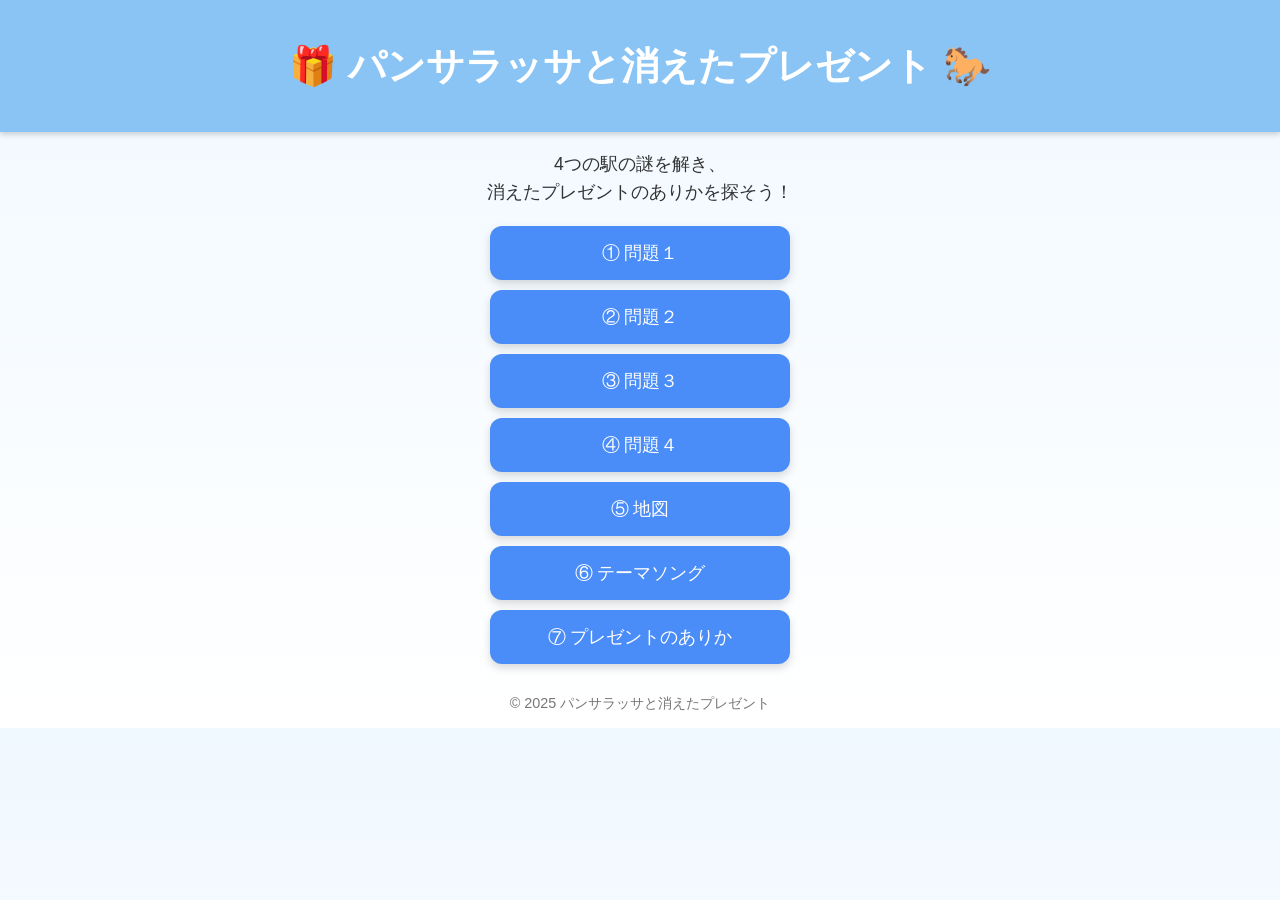
<file: index.html>
<!DOCTYPE html>
<html lang="ja">
<head>
  <meta charset="UTF-8">
  <meta name="viewport" content="width=device-width, initial-scale=1.0">
  <title>パンサラッサと消えたプレゼント</title>
  <link rel="stylesheet" href="style.css">
  <script src="main.js" defer></script>
</head>
<body>
  <header>
    <h1>🎁 パンサラッサと消えたプレゼント 🐎</h1>
  </header>

  <main>
    

    <p class="intro">
      4つの駅の謎を解き、<br>
      消えたプレゼントのありかを探そう！
    </p>

    <div class="menu">
      <button onclick="location.href='mondai1.html'">① 問題１</button>
      <button onclick="location.href='mondai2.html'">② 問題２</button>
      <button onclick="location.href='mondai3.html'">③ 問題３</button>
      <button onclick="location.href='mondai4.html'">④ 問題４</button>
      <button onclick="window.open('images/map_tokyo.pdf', '_blank')">⑤ 地図</button>
      <button onclick="location.href='music.html'">⑥ テーマソング</button>
      <button onclick="location.href='present.html'">⑦ プレゼントのありか</button>
    </div>
  </main>

  <footer>
    <p>© 2025 パンサラッサと消えたプレゼント</p>
  </footer>
</body>
</html>
</file>
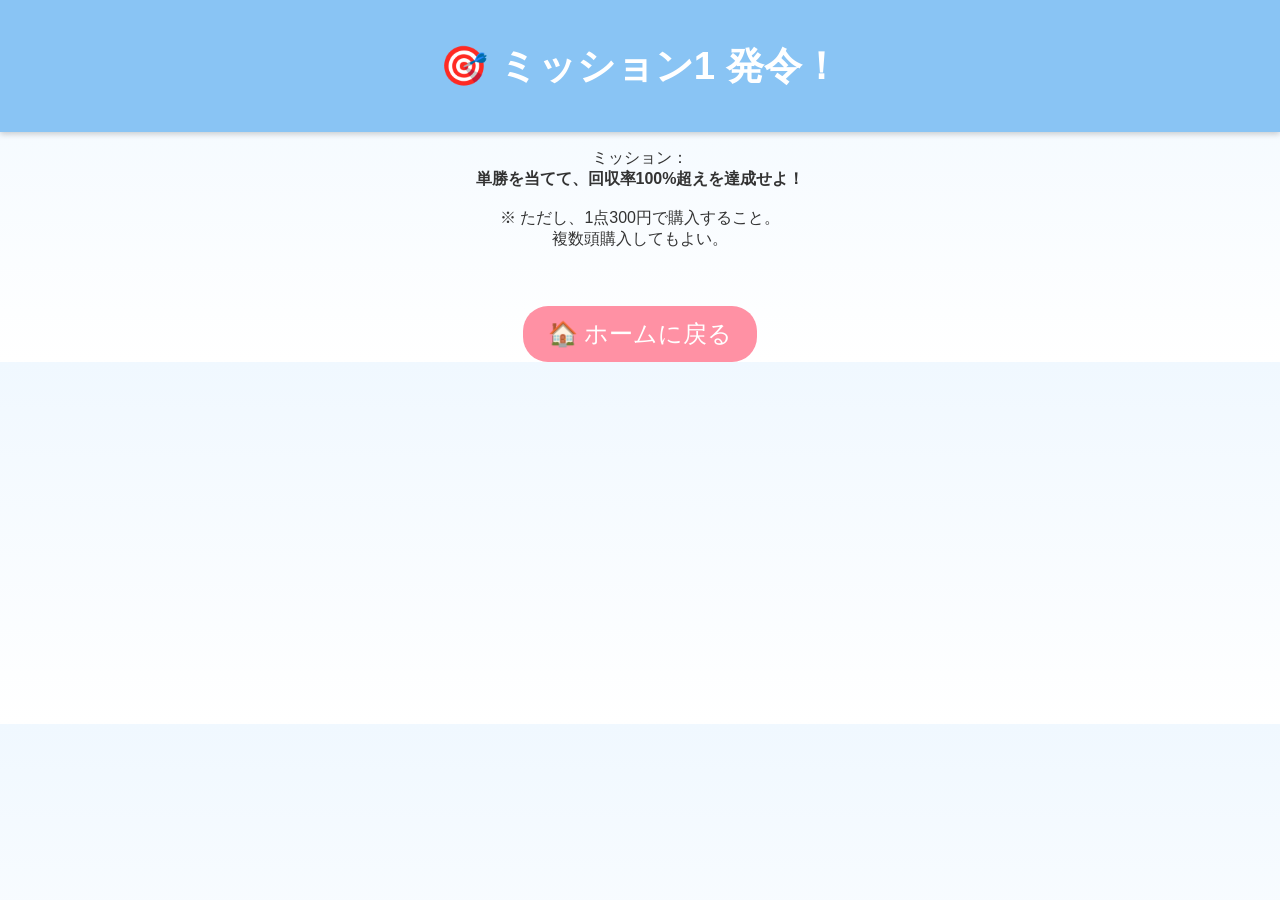
<file: mission1.html>
<!DOCTYPE html>
<html lang="ja">
<head>
  <meta charset="UTF-8">
  <meta name="viewport" content="width=device-width, initial-scale=1.0">
  <title>ミッション1 | パンサラッサと消えたプレゼント</title>
  <link rel="stylesheet" href="style.css">
</head>
<body>
  <header>
    <h1>🎯 ミッション1 発令！</h1>
  </header>

  <main>
    <p class="mission-text">
      ミッション：<br>
      <strong>単勝を当てて、回収率100%超えを達成せよ！</strong><br><br>
      ※ ただし、1点300円で購入すること。<br>
      複数頭購入してもよい。
    </p>

    <a href="index.html" class="back-btn">🏠 ホームに戻る</a>
  </main>
</body>
</html>
</file>
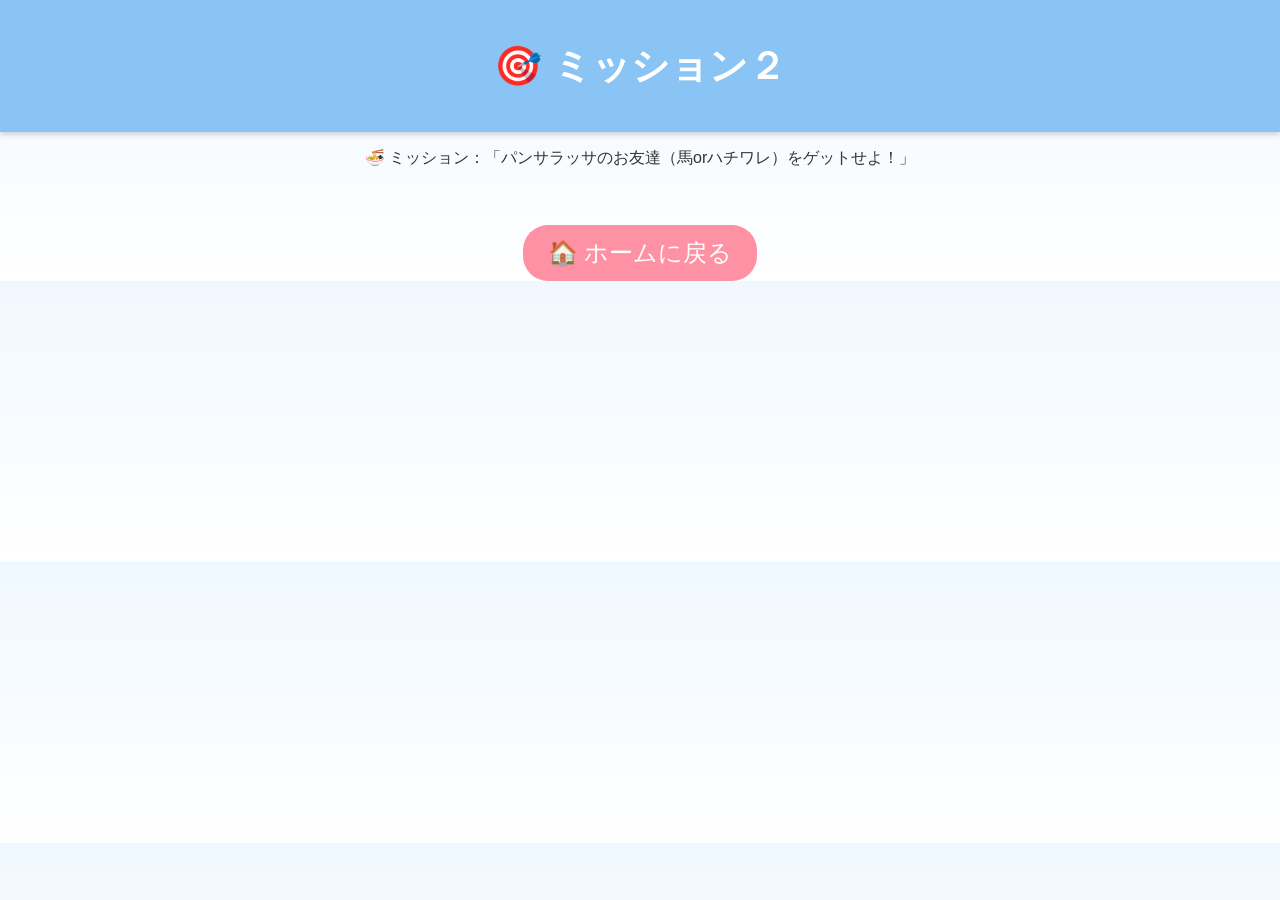
<file: mission2.html>
<!DOCTYPE html>
<html lang="ja">
<head>
  <meta charset="UTF-8">
  <meta name="viewport" content="width=device-width, initial-scale=1.0">
  <title>ミッション2 | パンサラッサと消えたプレゼント</title>
  <link rel="stylesheet" href="style.css">
</head>
<body>
  <header>
    <h1>🎯 ミッション２</h1>
  </header>

  <main>
    <p class="mission-text">
      🍜 ミッション：「パンサラッサのお友達（馬orハチワレ）をゲットせよ！」
    </p>

    <a href="index.html" class="back-btn">🏠 ホームに戻る</a>
  </main>
</body>
</html>
</file>
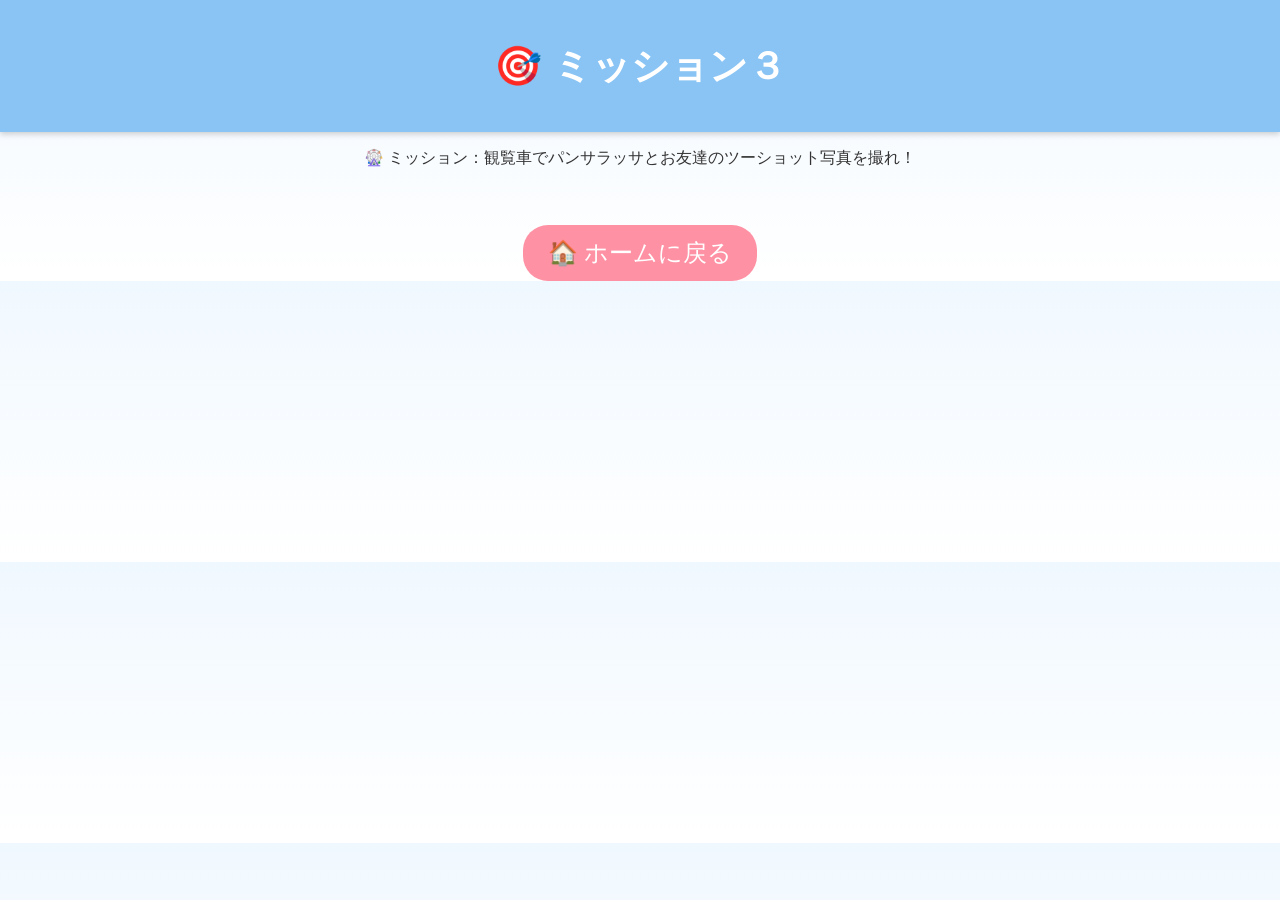
<file: mission3.html>
<!DOCTYPE html>
<html lang="ja">
<head>
  <meta charset="UTF-8">
  <meta name="viewport" content="width=device-width, initial-scale=1.0">
  <title>ミッション3 | nazotoki</title>
  <link rel="stylesheet" href="style.css">
</head>
<body>
  <header>
    <h1>🎯 ミッション３</h1>
  </header>

  <main>
    <p class="mission-text">
      🎡 ミッション：観覧車でパンサラッサとお友達のツーショット写真を撮れ！
    </p>

    <a href="index.html" class="back-btn">🏠 ホームに戻る</a>
  </main>
</body>
</html>
</file>
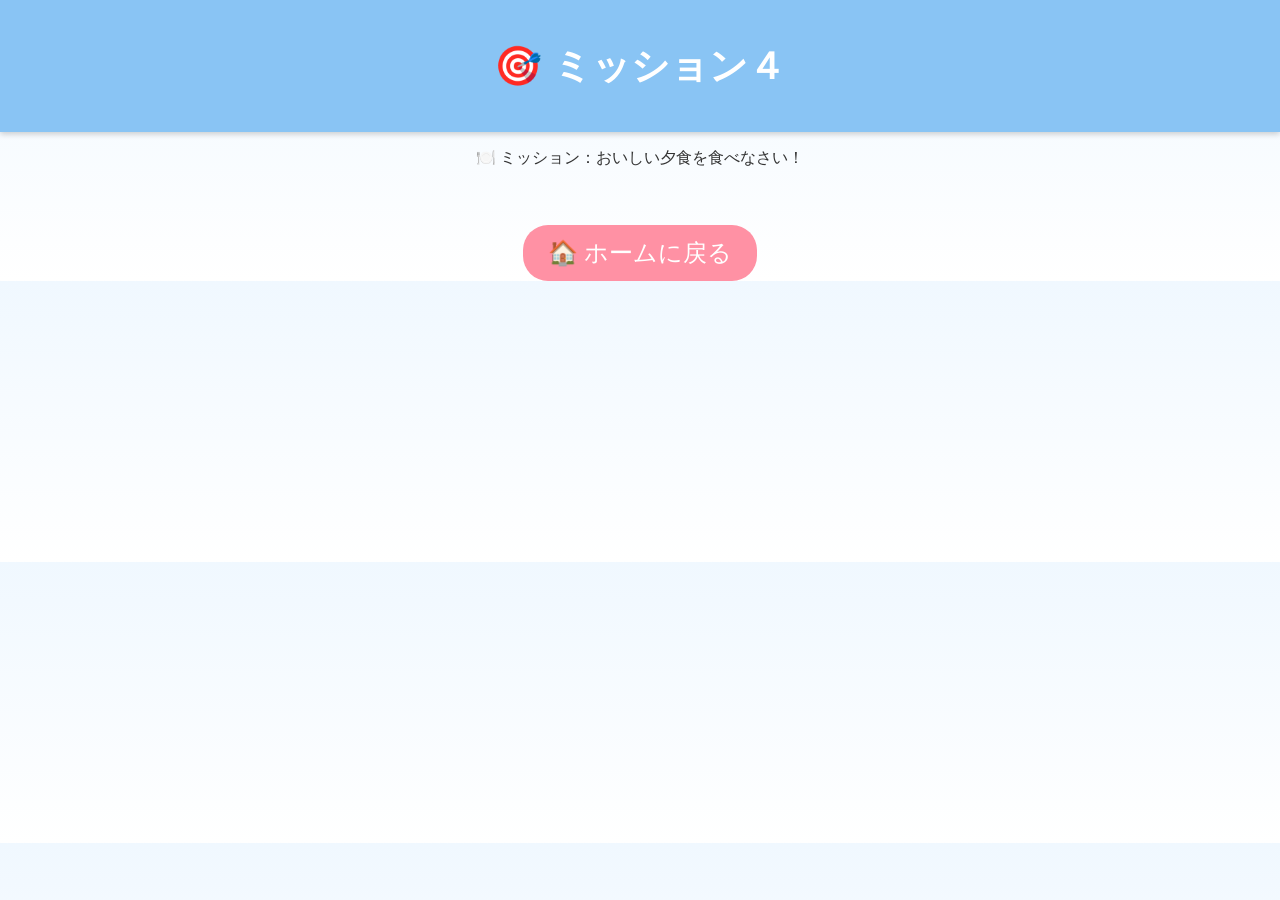
<file: mission4.html>
<!DOCTYPE html>
<html lang="ja">
<head>
  <meta charset="UTF-8">
  <meta name="viewport" content="width=device-width, initial-scale=1.0">
  <title>ミッション4 | nazotoki</title>
  <link rel="stylesheet" href="style.css">
</head>
<body>
  <header>
    <h1>🎯 ミッション４</h1>
  </header>

  <main>
    <p class="mission-text">
      🍽️ ミッション：おいしい夕食を食べなさい！
    </p>

    <a href="index.html" class="back-btn">🏠 ホームに戻る</a>
  </main>
</body>
</html>
</file>
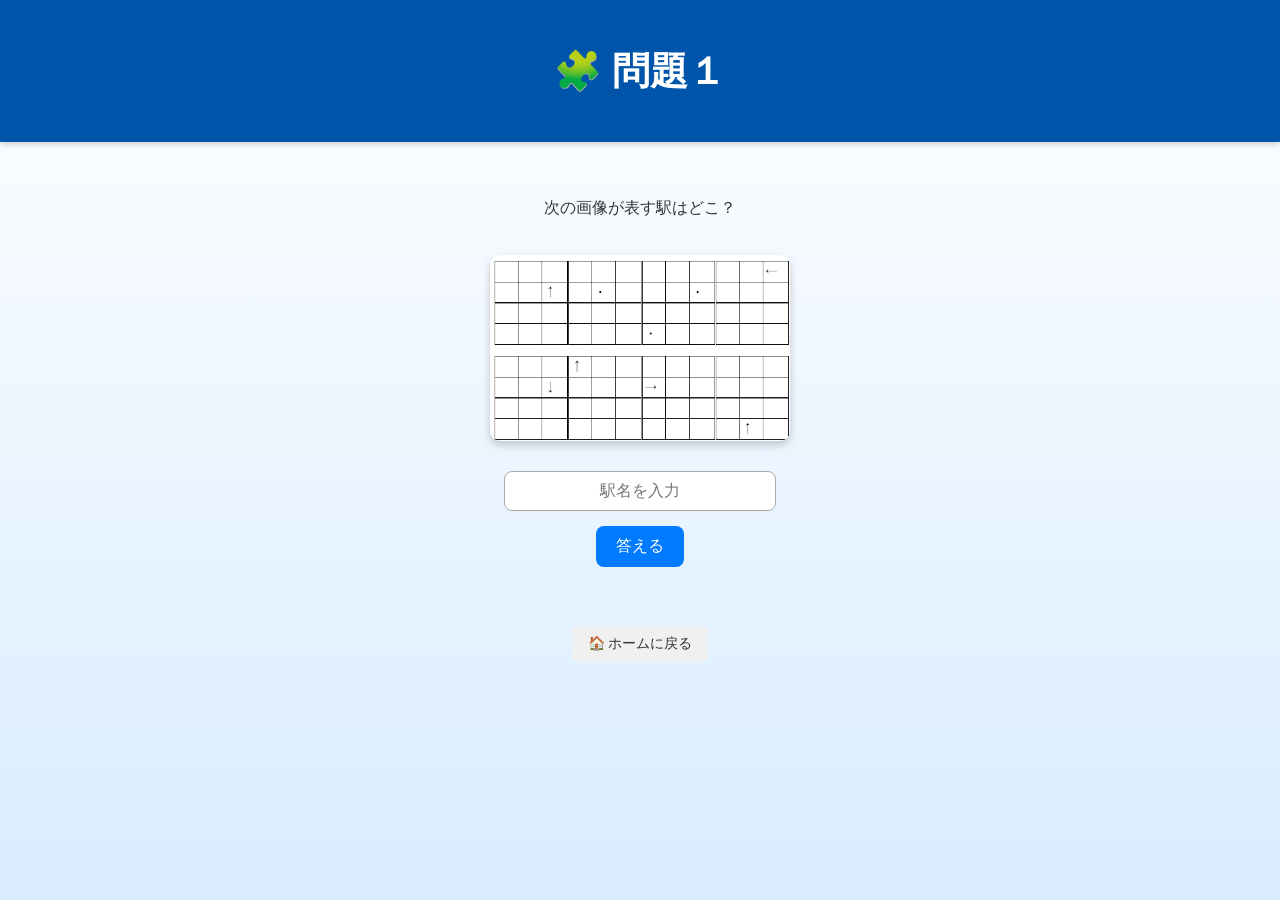
<file: mondai1.html>
<!DOCTYPE html>
<html lang="ja">
<head>
  <meta charset="UTF-8">
  <meta name="viewport" content="width=device-width, initial-scale=1.0">
  <title>問題1 | パンサラッサと消えたプレゼント</title>
  <link rel="stylesheet" href="style.css">
  <style>
    /* ---- 縦長・中央寄せレイアウト ---- */
    body {
      font-family: "Segoe UI", sans-serif;
      background: linear-gradient(to bottom, #fff, #d8ecff);
      margin: 0;
      padding: 0;
      display: flex;
      flex-direction: column;
      align-items: center;
      justify-content: flex-start;
      min-height: 100vh;
    }

    header {
      width: 100%;
      background-color: #0055aa;
      color: white;
      text-align: center;
      padding: 20px 0;
    }

    main {
      display: flex;
      flex-direction: column;
      align-items: center;
      margin-top: 40px;
      width: 90%;
      max-width: 400px;
    }

    .quiz-image {
      width: 90%;
      max-width: 300px;
      margin: 20px 0;
      border-radius: 10px;
      box-shadow: 0 4px 8px rgba(0,0,0,0.2);
    }

    input[type="text"] {
      width: 100%;
      max-width: 250px;
      padding: 10px;
      margin: 10px 0 15px;
      border-radius: 8px;
      border: 1px solid #aaa;
      font-size: 16px;
      text-align: center;
    }

    button {
      background-color: #007bff;
      color: white;
      border: none;
      padding: 10px 20px;
      border-radius: 8px;
      cursor: pointer;
      font-size: 16px;
      margin-bottom: 20px;
    }

    button:hover {
      background-color: #0056b3;
    }

    .back-btn {
      text-decoration: none;
      color: #333;
      background-color: #f0f0f0;
      padding: 8px 16px;
      border-radius: 6px;
      font-size: 14px;
    }

    .back-btn:hover {
      background-color: #ddd;
    }
  </style>

  <script>
    function checkAnswer() {
      const answer = document.getElementById("answer").value.trim();
      if (answer === "船橋法典駅" || answer === "ふなばしほうてんえき") {
        alert("正解！ミッションへ進みます🐎");
        window.location.href = "mission1.html";
      } else {
        alert("残念！もう一度考えてみよう💭");
      }
    }
  </script>
</head>
<body>
  <header>
    <h1>🧩 問題１</h1>
  </header>

  <main>
    <p>次の画像が表す駅はどこ？</p>
    <img src="images/スマホ.png" alt="問題画像" class="quiz-image">

    <input type="text" id="answer" placeholder="駅名を入力">
    <button onclick="checkAnswer()">答える</button>

    <a href="index.html" class="back-btn">🏠 ホームに戻る</a>
  </main>
</body>
</html>
</file>
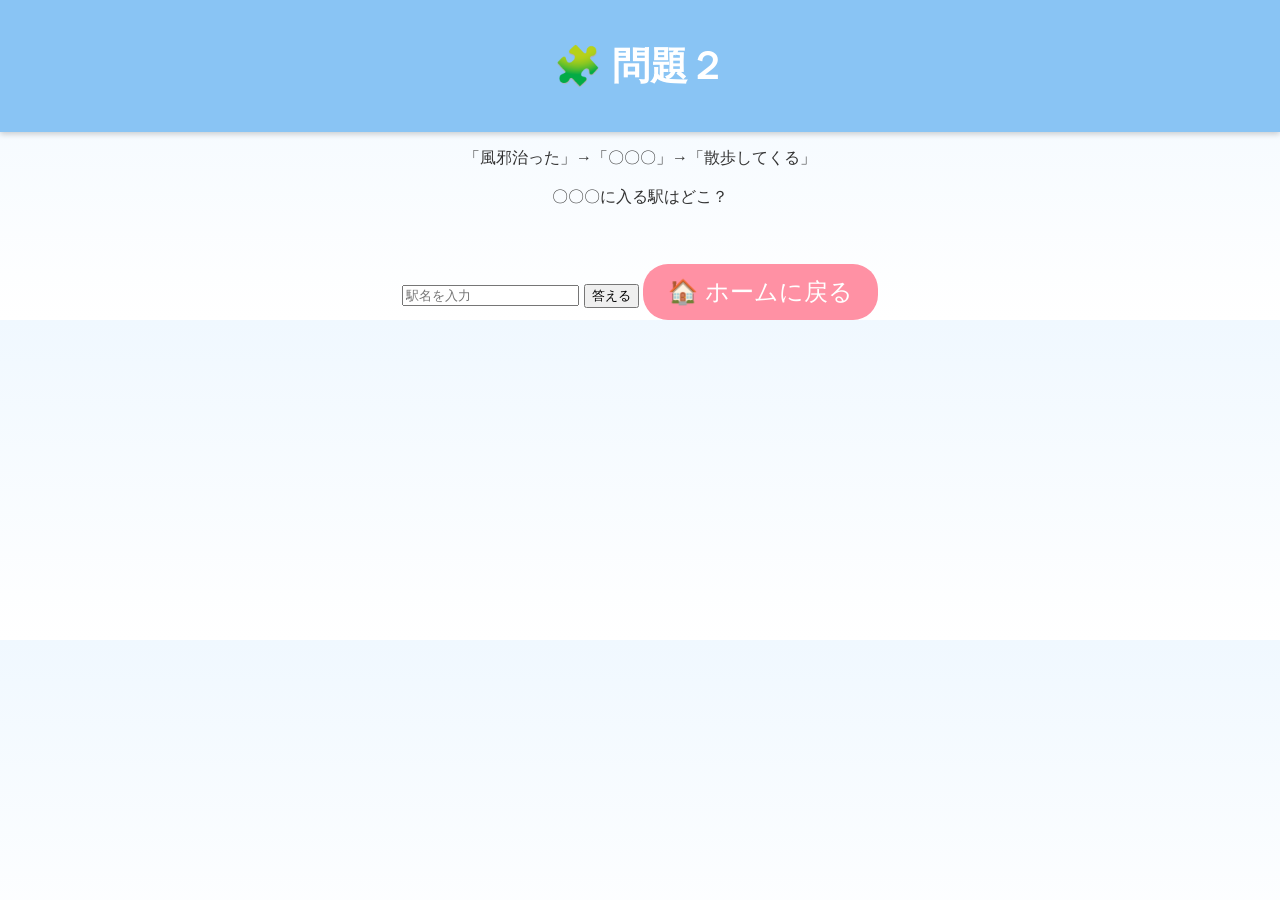
<file: mondai2.html>
<!DOCTYPE html>
<html lang="ja">
<head>
  <meta charset="UTF-8">
  <meta name="viewport" content="width=device-width, initial-scale=1.0">
  <title>問題2 | パンサラッサと消えたプレゼント</title>
  <link rel="stylesheet" href="style.css">
  <script>
    function checkAnswer() {
      const answer = document.getElementById("answer").value.trim();
      if (answer === "秋葉原駅" || answer === "あきはばらえき") {
        alert("正解！ミッションへ進みます🍜");
        window.location.href = "mission2.html";
      } else {
        alert("残念！もう一度考えてみよう💭");
      }
    }
  </script>
</head>
<body>
  <header>
    <h1>🧩 問題２</h1>
  </header>

  <main>
    <p>
      「風邪治った」→「〇〇〇」→「散歩してくる」<br><br>
      〇〇〇に入る駅はどこ？
    </p>

    <input type="text" id="answer" placeholder="駅名を入力">
    <button onclick="checkAnswer()">答える</button>

    <a href="index.html" class="back-btn">🏠 ホームに戻る</a>
  </main>
</body>
</html>
</file>
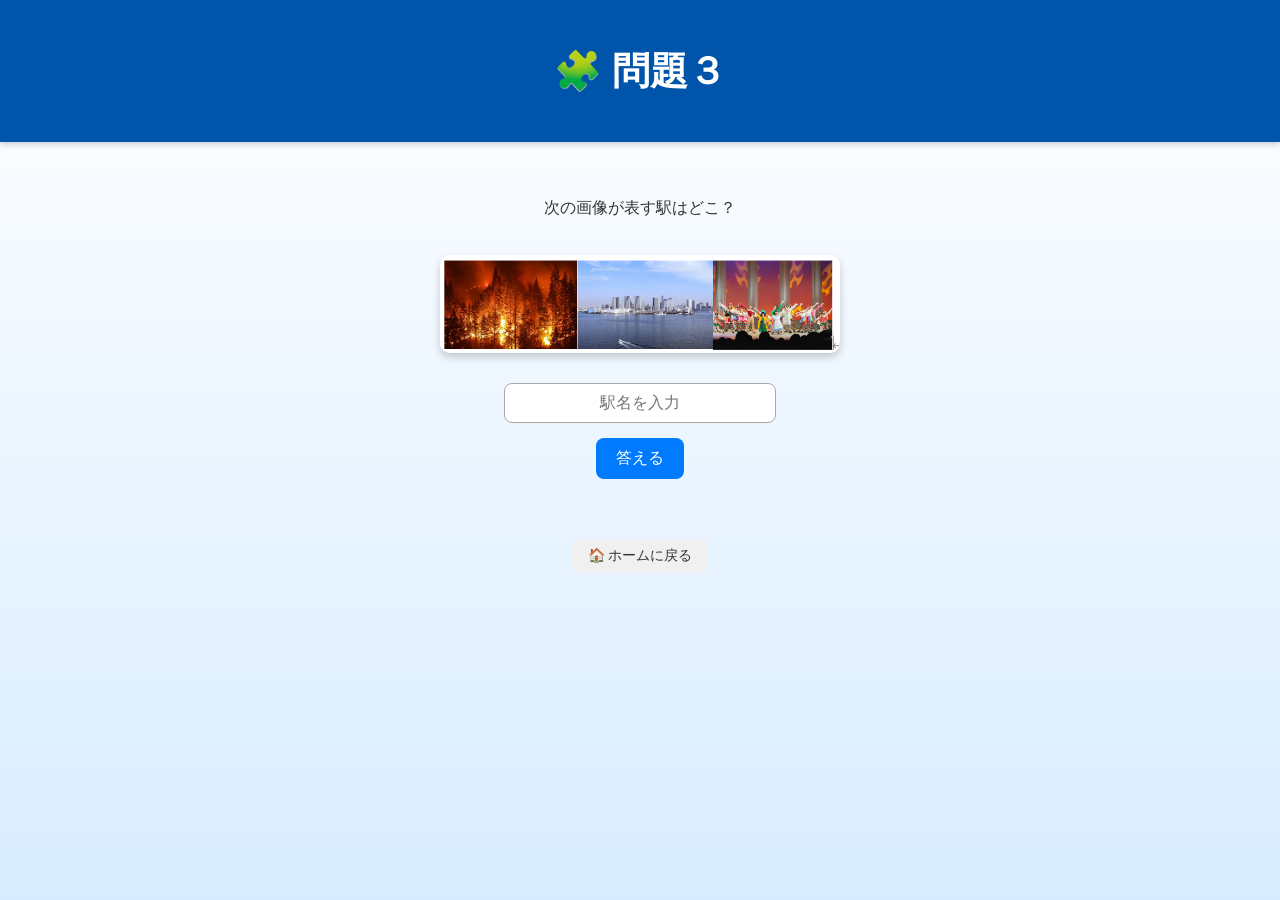
<file: mondai3.html>
<!DOCTYPE html>
<html lang="ja">
<head>
  <meta charset="UTF-8">
  <meta name="viewport" content="width=device-width, initial-scale=1.0">
  <title>問題3 | nazotoki</title>
  <link rel="stylesheet" href="style.css">
  <style>
    /* 縦長・中央寄せレイアウト */
    body {
      font-family: "Segoe UI", sans-serif;
      background: linear-gradient(to bottom, #fff, #d8ecff);
      margin: 0;
      padding: 0;
      display: flex;
      flex-direction: column;
      align-items: center;
      justify-content: flex-start;
      min-height: 100vh;
    }

    header {
      width: 100%;
      background-color: #0055aa;
      color: white;
      text-align: center;
      padding: 20px 0;
    }

    main {
      display: flex;
      flex-direction: column;
      align-items: center;
      margin-top: 40px;
      width: 90%;
      max-width: 400px;
    }

    .quiz-image {
      width: 90%;
      max-width: 300px;
      margin: 20px 0;
      border-radius: 10px;
      box-shadow: 0 4px 8px rgba(0,0,0,0.2);
    }

    input[type="text"] {
      width: 100%;
      max-width: 250px;
      padding: 10px;
      margin: 10px 0 15px;
      border-radius: 8px;
      border: 1px solid #aaa;
      font-size: 16px;
      text-align: center;
    }

    button {
      background-color: #007bff;
      color: white;
      border: none;
      padding: 10px 20px;
      border-radius: 8px;
      cursor: pointer;
      font-size: 16px;
      margin-bottom: 20px;
    }

    button:hover {
      background-color: #0056b3;
    }

    .back-btn {
      text-decoration: none;
      color: #333;
      background-color: #f0f0f0;
      padding: 8px 16px;
      border-radius: 6px;
      font-size: 14px;
    }

    .back-btn:hover {
      background-color: #ddd;
    }

    .quiz-image {
  width: 100%;         /* 幅いっぱいに広げる */
  max-width: 400px;    /* 最大幅を400pxに設定 */
  margin: 20px 0;
  border-radius: 10px;
  box-shadow: 0 4px 8px rgba(0,0,0,0.2);
  }
  </style>

  <script>
    function checkAnswer() {
      const answer = document.getElementById("answer").value.trim();
      if (answer === "葛西臨海公園駅" || answer === "かさいりんかいこうえんえき") {
        alert("正解！ミッションへ進みます🎡");
        window.location.href = "mission3.html";
      } else {
        alert("残念！もう一度考えてみよう💭");
      }
    }
  </script>
</head>
<body>
  <header>
    <h1>🧩 問題３</h1>
  </header>

  <main>
    <p>次の画像が表す駅はどこ？</p>
    <img src="images/葛西臨海公園.png" alt="問題画像" class="quiz-image">

    <input type="text" id="answer" placeholder="駅名を入力">
    <button onclick="checkAnswer()">答える</button>

    <a href="index.html" class="back-btn">🏠 ホームに戻る</a>
  </main>
</body>
</html>
</file>
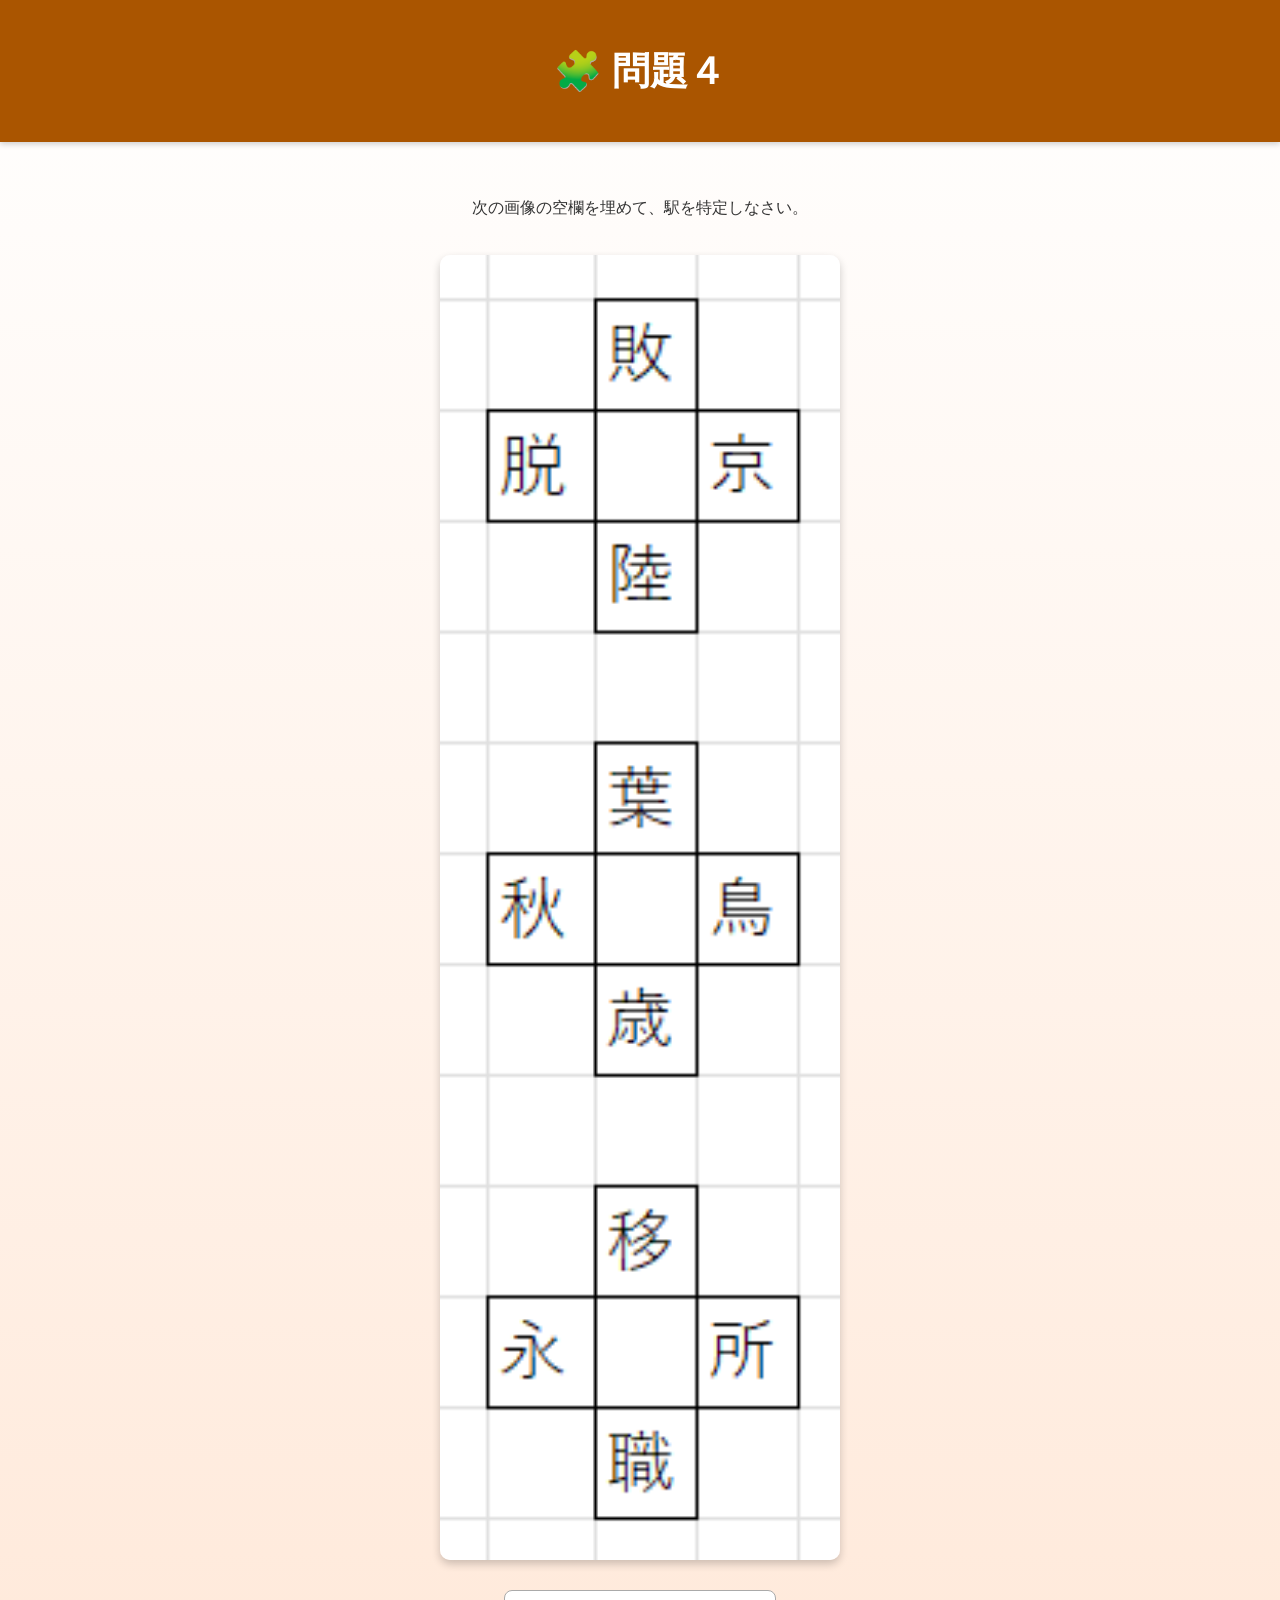
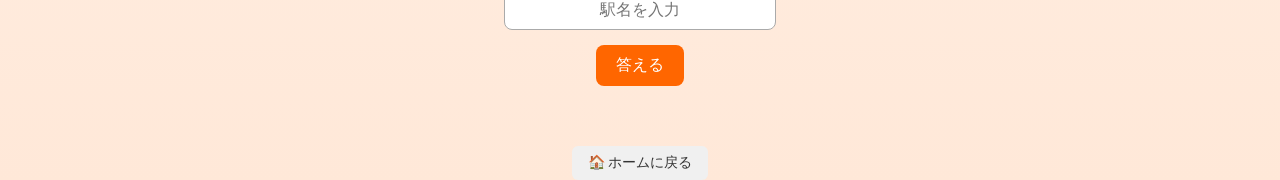
<file: mondai4.html>
<!DOCTYPE html>
<html lang="ja">
<head>
  <meta charset="UTF-8">
  <meta name="viewport" content="width=device-width, initial-scale=1.0">
  <title>問題4 | nazotoki</title>
  <link rel="stylesheet" href="style.css">
  <style>
    body {
      font-family: "Segoe UI", sans-serif;
      background: linear-gradient(to bottom, #fff, #ffe8d8);
      margin: 0;
      padding: 0;
      display: flex;
      flex-direction: column;
      align-items: center;
      justify-content: flex-start;
      min-height: 100vh;
    }

    header {
      width: 100%;
      background-color: #aa5500;
      color: white;
      text-align: center;
      padding: 20px 0;
    }

    main {
      display: flex;
      flex-direction: column;
      align-items: center;
      margin-top: 40px;
      width: 90%;
      max-width: 400px;
    }

    .quiz-image {
      width: 100%;
      max-width: 400px;
      margin: 20px 0;
      border-radius: 10px;
      box-shadow: 0 4px 8px rgba(0,0,0,0.2);
    }

    input[type="text"] {
      width: 100%;
      max-width: 250px;
      padding: 10px;
      margin: 10px 0 15px;
      border-radius: 8px;
      border: 1px solid #aaa;
      font-size: 16px;
      text-align: center;
    }

    button {
      background-color: #ff6600;
      color: white;
      border: none;
      padding: 10px 20px;
      border-radius: 8px;
      cursor: pointer;
      font-size: 16px;
      margin-bottom: 20px;
    }

    button:hover {
      background-color: #cc5200;
    }

    .back-btn {
      text-decoration: none;
      color: #333;
      background-color: #f0f0f0;
      padding: 8px 16px;
      border-radius: 6px;
      font-size: 14px;
    }

    .back-btn:hover {
      background-color: #ddd;
    }
  </style>

  <script>
    function checkAnswer() {
      const answer = document.getElementById("answer").value.trim();
      if (answer === "北千住駅" || answer === "きたせんじゅえき") {
        alert("正解！ミッションへ進みます🍽️");
        window.location.href = "mission4.html";
      } else {
        alert("残念！もう一度考えてみよう💭");
      }
    }
  </script>
</head>
<body>
  <header>
    <h1>🧩 問題４</h1>
  </header>

  <main>
    <p>次の画像の空欄を埋めて、駅を特定しなさい。</p>
    <img src="images/北千住.png" alt="問題画像" class="quiz-image">

    <input type="text" id="answer" placeholder="駅名を入力">
    <button onclick="checkAnswer()">答える</button>

    <a href="index.html" class="back-btn">🏠 ホームに戻る</a>
  </main>
</body>
</html>
</file>
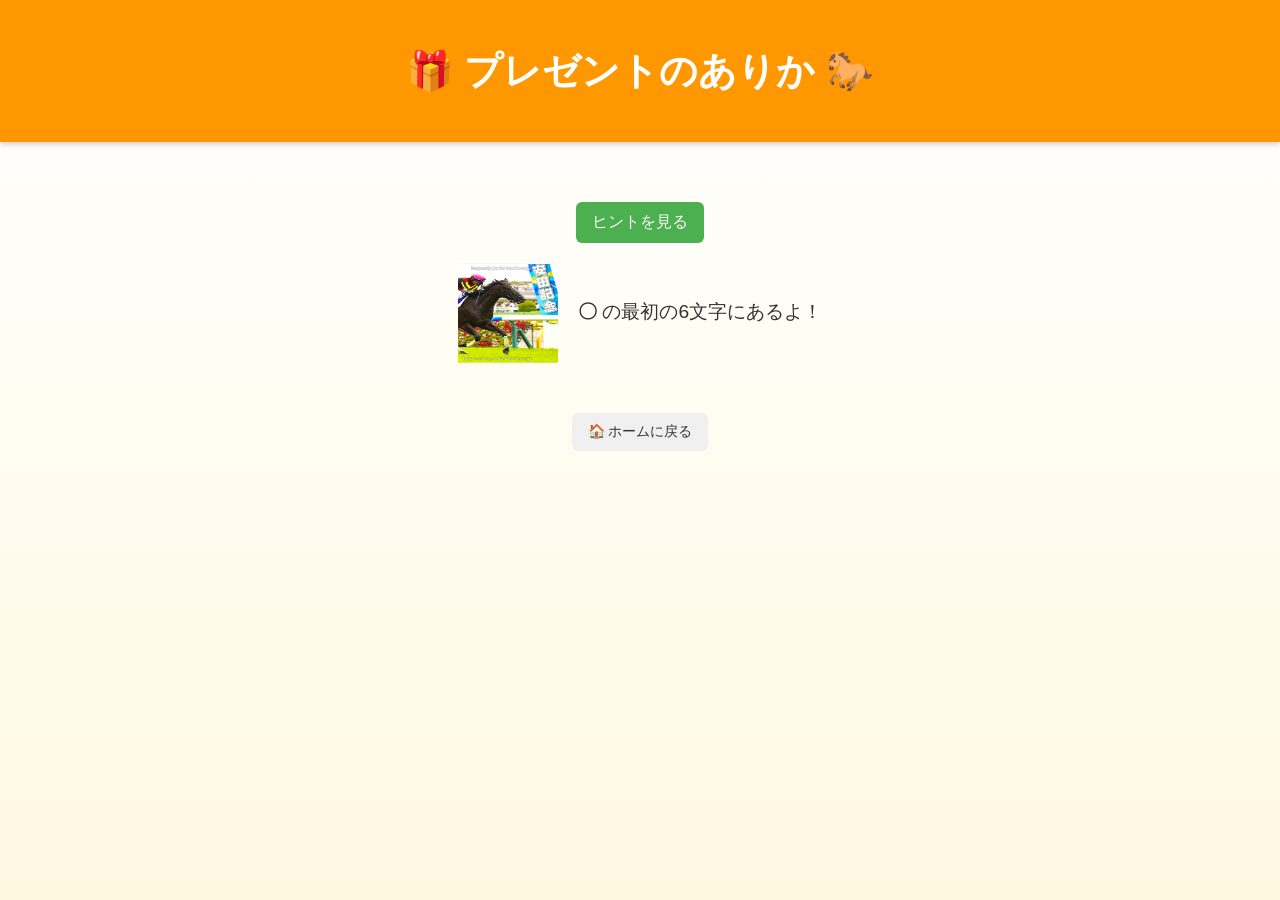
<file: present.html>
<!DOCTYPE html>
<html lang="ja">
<head>
  <meta charset="UTF-8">
  <meta name="viewport" content="width=device-width, initial-scale=1.0">
  <title>プレゼントのありか | nazotoki</title>
  <link rel="stylesheet" href="style.css">
  <style>
    body {
      font-family: "Segoe UI", sans-serif;
      background: linear-gradient(to bottom, #fff, #fff8e1);
      margin: 0;
      padding: 0;
      display: flex;
      flex-direction: column;
      align-items: center;
      min-height: 100vh;
    }

    header {
      width: 100%;
      background-color: #ff9800;
      color: white;
      text-align: center;
      padding: 20px 0;
    }

    main {
      width: 90%;
      max-width: 400px;
      margin-top: 40px;
      display: flex;
      flex-direction: column;
      align-items: center;
    }

    .present-icon {
      width: 120px;
      height: 120px;
      margin-right: 10px;
      vertical-align: middle;
    }

    .hint-btn {
      display: inline-block;
      margin: 20px 0 10px;
      padding: 10px 16px;
      background-color: #4CAF50;
      color: white;
      border: none;
      border-radius: 6px;
      cursor: pointer;
      font-size: 16px;
    }

    .hint-btn:hover {
      background-color: #45a049;
    }

    .present-hint {
      text-align: center;
      font-size: 1.2rem;
      margin-top: 10px;
    }

    .present-subhint {
      display: none;
      color: #007bff;
      font-weight: bold;
      margin-top: 10px;
      text-align: center;
    }

    .back-btn {
      margin-top: 30px;
      text-decoration: none;
      color: #333;
      background-color: #f0f0f0;
      padding: 10px 16px;
      border-radius: 6px;
      font-size: 14px;
    }

    .back-btn:hover {
      background-color: #ddd;
    }
  </style>
</head>
<body>
  <header>
    <h1>🎁 プレゼントのありか 🐎</h1>
  </header>

  <main>
    <button class="hint-btn" onclick="showHint()">ヒントを見る</button>

    <p class="present-hint">
      <img src="images/ソングライン.png" alt="プレゼント" class="present-icon">
      <strong>〇</strong> の最初の6文字にあるよ！
    </p>

    <p class="present-subhint" id="hidden-hint">
      〇のヒント：路線ネットワークを逆さにしてみよう
    </p>

    <a href="index.html" class="back-btn">🏠 ホームに戻る</a>
  </main>

  <script>
    function showHint() {
      // id="hidden-hint" の表示状態を切り替える
      const hint = document.getElementById('hidden-hint');
      hint.style.display = (hint.style.display === 'none' || hint.style.display === '') 
        ? 'block' 
        : 'none';
    }
  </script>
</body>
</html>
</file>
<file: style.css>
body {
  font-family: "Segoe UI", "Hiragino Kaku Gothic ProN", sans-serif;
  text-align: center;
  background: linear-gradient(to bottom, #f0f8ff, #ffffff);
  margin: 0;
  padding: 0;
  color: #333;
}

header {
  background-color: #89c4f4;
  color: white;
  padding: 15px;
  font-size: 1.2em;
  box-shadow: 0 2px 6px rgba(0,0,0,0.2);
}

.horse {
  width: 60%;
  max-width: 250px;
  margin: 30px auto 10px;
  animation: bounce 2s infinite;
}

@keyframes bounce {
  0%, 100% { transform: translateY(0); }
  50% { transform: translateY(-10px); }
}

.intro {
  font-size: 1.1em;
  margin-bottom: 20px;
  line-height: 1.6;
}

.menu button {
  display: block;
  width: 80%;
  max-width: 300px;
  margin: 10px auto;
  padding: 15px;
  border: none;
  border-radius: 12px;
  background-color: #4b8df8;
  color: white;
  font-size: 1.1em;
  cursor: pointer;
  transition: 0.3s;
  box-shadow: 0 4px 8px rgba(0,0,0,0.15);
}

.menu button:hover {
  background-color: #357ae8;
  transform: scale(1.05);
}

footer {
  margin-top: 30px;
  font-size: 0.9em;
  color: #777;
}

/* スマホ対応 */
@media screen and (max-width: 600px) {
  h1 {
    font-size: 1.3em;
  }

  .intro {
    font-size: 1em;
  }

  .menu button {
    font-size: 1em;
    padding: 12px;
  }
}

.music-links {
  display: flex;
  flex-direction: column;
  align-items: center;
  gap: 15px;
  margin-top: 20px;
}

.music-btn {
  background-color: #ffb6c1;
  color: white;
  padding: 12px 25px;
  text-decoration: none;
  border-radius: 25px;
  font-size: 1.2rem;
  box-shadow: 0 4px 6px rgba(0,0,0,0.2);
  transition: all 0.3s;
}

.music-btn:hover {
  background-color: #ff91a4;
  transform: scale(1.05);
}

.music-horse {
  width: 160px;
  margin-top: 40px;
  animation: bounce 2s infinite;
}

@keyframes bounce {
  0%, 100% { transform: translateY(0); }
  50% { transform: translateY(-10px); }
}

.present-hint img.present-icon {
  width: 40px;
  height: 40px;
  vertical-align: middle;
  margin-right: 10px;
}

.present-hint {
  font-size: 2.0rem;      /* 文字サイズを大きく */
  text-align: center;      /* 中央揃え */
  margin-top: 50px;
  line-height: 2.2rem;    /* 行間を広く */
}

.present-hint img.present-icon {
  width: 100px;             /* 画像を大きく */
  height: 100px;
  vertical-align: middle;
  margin-right: 15px;      /* 文字との間隔を広めに */
}

.back-btn {
  display: inline-block;
  margin-top: 40px;
  font-size: 1.5rem;       /* ボタン文字も大きく */
  text-decoration: none;
  color: #fff;
  background-color: #ff91a4;
  padding: 12px 25px;
  border-radius: 25px;
}

.back-btn:hover {
  background-color: #ff6699;
}
</file>
